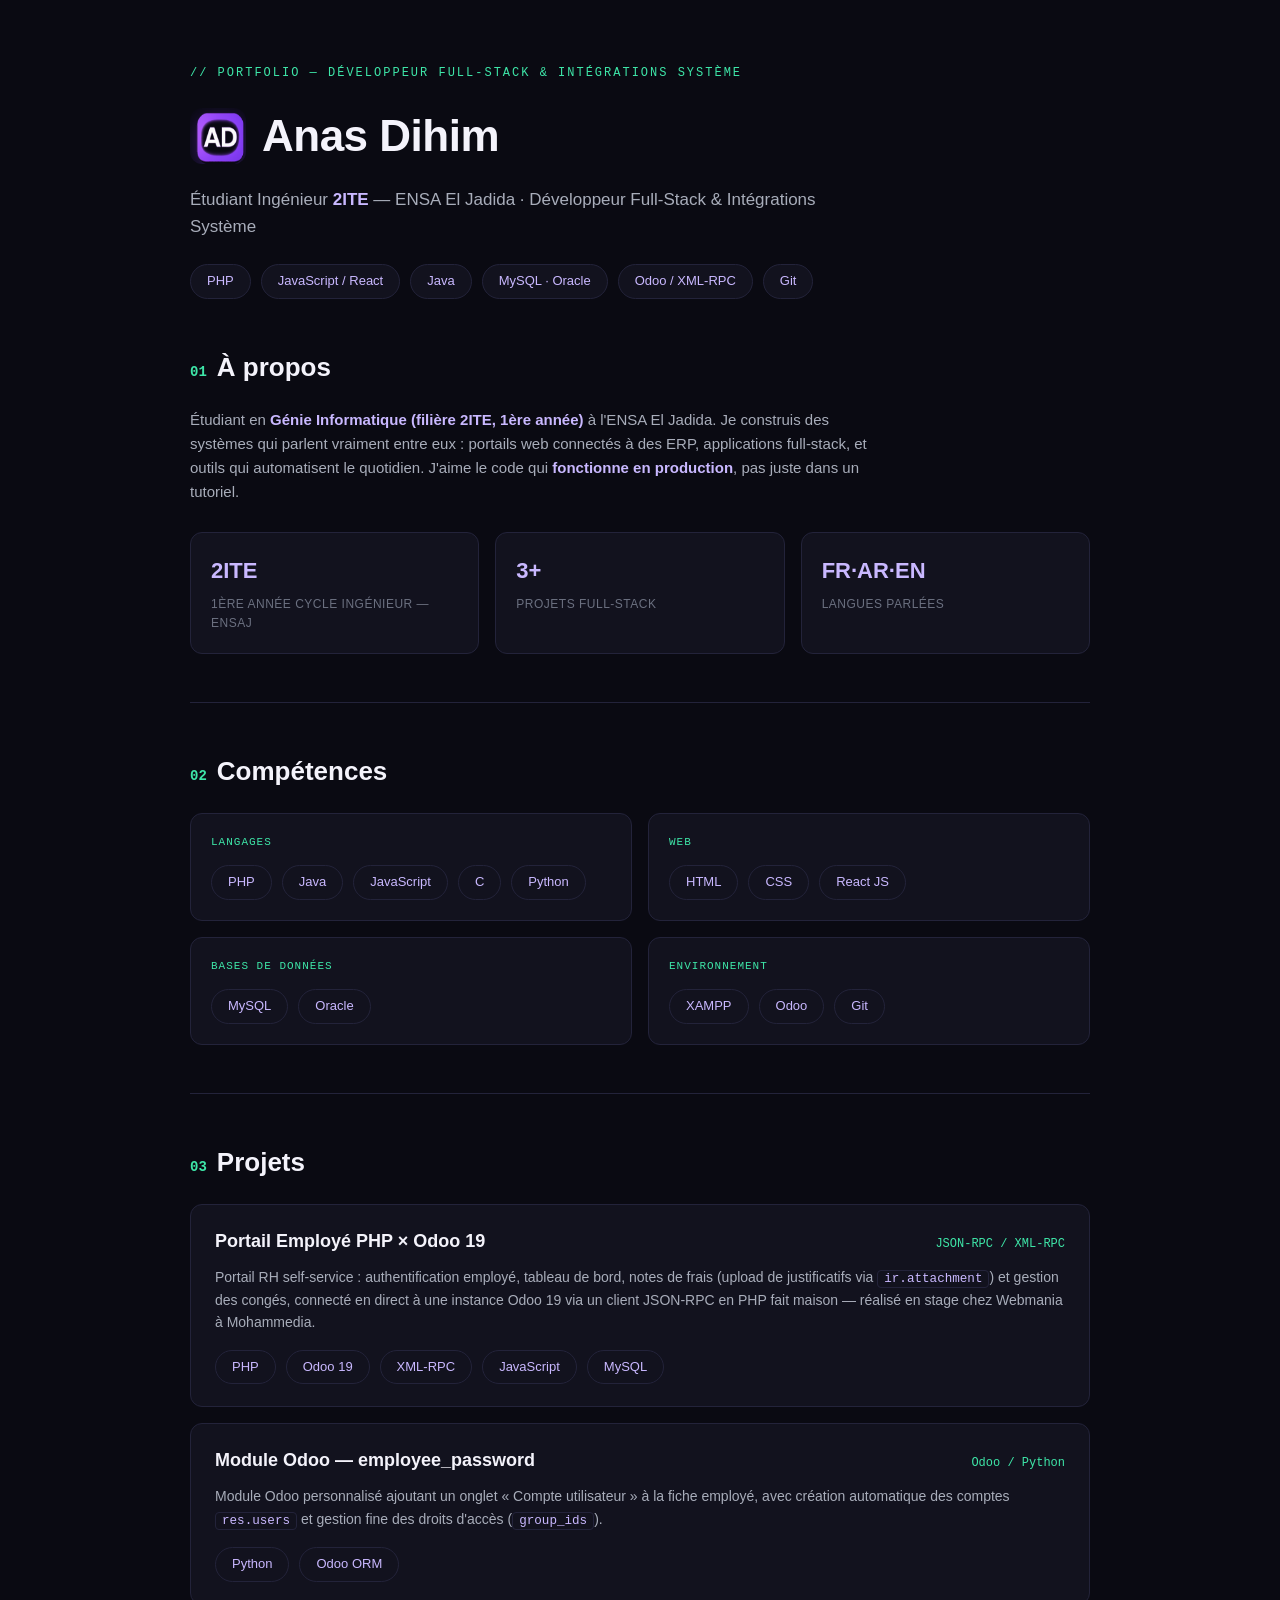
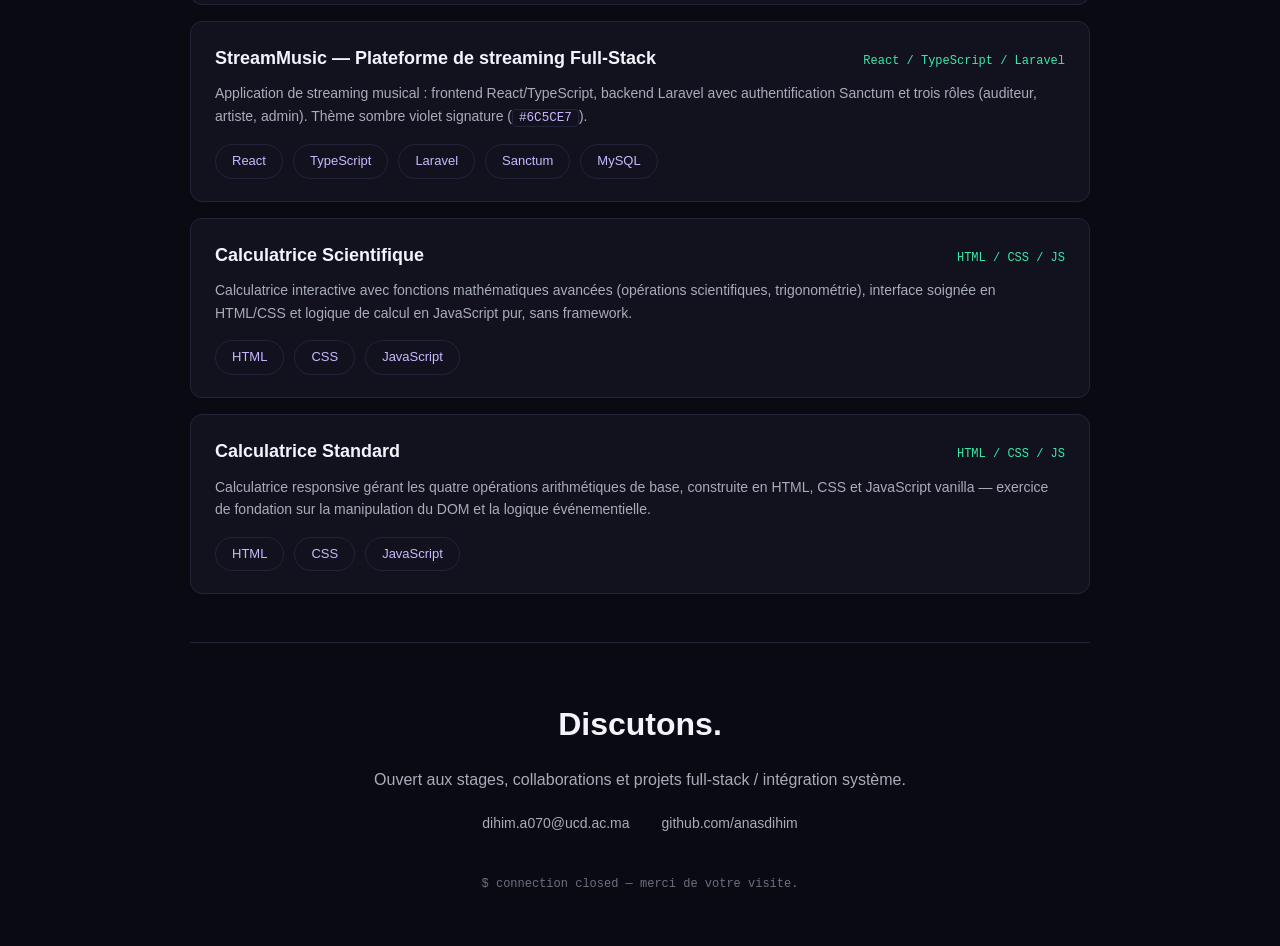
<file: index.html>
<!DOCTYPE html>
<html lang="fr">
<head>
    <meta charset="UTF-8">
    <meta name="viewport" content="width=device-width, initial-scale=1.0">

    <title>Anas Dihim | Full-Stack Developer & Odoo Developer</title>

    <meta name="description" content="Portfolio officiel d'Anas Dihim, étudiant ingénieur à l'ENSA El Jadida. Développement Full-Stack, PHP, Java, React, Odoo, MySQL et intégration ERP.">
    <meta name="keywords" content="Anas Dihim, Portfolio, Développeur, Full Stack, PHP, HTML, CSS, JavaScript, React, Odoo, XML-RPC, MySQL, Oracle, Git, ENSA El Jadida">
    <meta name="author" content="Anas Dihim">
    <meta name="theme-color" content="#6C5CE7">

    <link rel="icon" type="image/png" href="icon.png">
    <link rel="stylesheet" href="portfolio.css">
</head>
<body>

    <header class="hero">
        <p class="eyebrow">// Portfolio — Développeur Full-Stack &amp; Intégrations Système</p>
        <div class="title">
            <img src="AD.png" alt="Logo Anas Dihim" class="logo">
            <h1>Anas Dihim</h1>
        </div>
        <p class="subtitle">Étudiant Ingénieur <b>2ITE</b> — ENSA El Jadida · Développeur Full-Stack &amp; Intégrations Système</p>

        <div class="tags">
            <span class="tag">PHP</span>
            <span class="tag">JavaScript / React</span>
            <span class="tag">Java</span>
            <span class="tag">MySQL · Oracle</span>
            <span class="tag">Odoo / XML-RPC</span>
            <span class="tag">Git</span>
        </div>
    </header>

    <main>
        <section class="block">
            <h2><span class="num">01</span> À propos</h2>
            <p class="lead">
                Étudiant en <b>Génie Informatique (filière 2ITE, 1ère année)</b> à l'ENSA El Jadida.
                Je construis des systèmes qui parlent vraiment entre eux : portails web connectés à des ERP,
                applications full-stack, et outils qui automatisent le quotidien. J'aime le code qui
                <b>fonctionne en production</b>, pas juste dans un tutoriel.
            </p>

            <div class="stats">
                <div class="stat-card">
                    <h3>2ITE</h3>
                    <p>1ère année cycle Ingénieur — ENSAJ</p>
                </div>
                <div class="stat-card">
                    <h3 id="repo-count">3+</h3>
                    <p>Projets full-stack</p>
                </div>
                <div class="stat-card">
                    <h3>FR·AR·EN</h3>
                    <p>Langues parlées</p>
                </div>
            </div>
        </section>

        <hr>

        <section class="block">
            <h2><span class="num">02</span> Compétences</h2>

            <div class="skills-grid">
                <div class="skill-card">
                    <span class="label">Langages</span>
                    <div class="tags">
                        <span class="tag">PHP</span>
                        <span class="tag">Java</span>
                        <span class="tag">JavaScript</span>
                        <span class="tag">C</span>
                        <span class="tag">Python</span>
                    </div>
                </div>

                <div class="skill-card">
                    <span class="label">Web</span>
                    <div class="tags">
                        <span class="tag">HTML</span>
                        <span class="tag">CSS</span>
                        <span class="tag">React JS</span>
                    </div>
                </div>

                <div class="skill-card">
                    <span class="label">Bases de données</span>
                    <div class="tags">
                        <span class="tag">MySQL</span>
                        <span class="tag">Oracle</span>
                    </div>
                </div>

                <div class="skill-card">
                    <span class="label">Environnement</span>
                    <div class="tags">
                        <span class="tag">XAMPP</span>
                        <span class="tag">Odoo</span>
                        <span class="tag">Git</span>
                    </div>
                </div>
            </div>
        </section>

        <hr>

        <section class="block">
            <h2><span class="num">03</span> Projets</h2>

            <div class="projects">
                <article class="project-card">
                    <div class="project-head">
                        <h3>Portail Employé PHP × Odoo 19</h3>
                        <span class="project-tech">JSON-RPC / XML-RPC</span>
                    </div>
                    <p>
                        Portail RH self-service : authentification employé, tableau de bord, notes de frais
                        (upload de justificatifs via <code>ir.attachment</code>) et gestion des congés,
                        connecté en direct à une instance Odoo 19 via un client JSON-RPC en PHP fait maison —
                        réalisé en stage chez Webmania à Mohammedia.
                    </p>
                    <div class="tags">
                        <span class="tag">PHP</span>
                        <span class="tag">Odoo 19</span>
                        <span class="tag">XML-RPC</span>
                        <span class="tag">JavaScript</span>
                        <span class="tag">MySQL</span>
                    </div>
                </article>

                <article class="project-card">
                    <div class="project-head">
                        <h3>Module Odoo — employee_password</h3>
                        <span class="project-tech">Odoo / Python</span>
                    </div>
                    <p>
                        Module Odoo personnalisé ajoutant un onglet « Compte utilisateur » à la fiche employé,
                        avec création automatique des comptes <code>res.users</code> et gestion fine des droits
                        d'accès (<code>group_ids</code>).
                    </p>
                    <div class="tags">
                        <span class="tag">Python</span>
                        <span class="tag">Odoo ORM</span>
                    </div>
                </article>

                <article class="project-card">
                    <div class="project-head">
                        <h3>StreamMusic — Plateforme de streaming Full-Stack</h3>
                        <span class="project-tech">React / TypeScript / Laravel</span>
                    </div>
                    <p>
                        Application de streaming musical : frontend React/TypeScript, backend Laravel avec
                        authentification Sanctum et trois rôles (auditeur, artiste, admin). Thème sombre
                        violet signature (<code>#6C5CE7</code>).
                    </p>
                    <div class="tags">
                        <span class="tag">React</span>
                        <span class="tag">TypeScript</span>
                        <span class="tag">Laravel</span>
                        <span class="tag">Sanctum</span>
                        <span class="tag">MySQL</span>
                    </div>
                </article>

                <article class="project-card">
                    <div class="project-head">
                        <h3>Calculatrice Scientifique</h3>
                        <span class="project-tech">HTML / CSS / JS</span>
                    </div>
                    <p>
                        Calculatrice interactive avec fonctions mathématiques avancées (opérations
                        scientifiques, trigonométrie), interface soignée en HTML/CSS et logique de calcul
                        en JavaScript pur, sans framework.
                    </p>
                    <div class="tags">
                        <span class="tag">HTML</span>
                        <span class="tag">CSS</span>
                        <span class="tag">JavaScript</span>
                    </div>
                </article>

                <article class="project-card">
                    <div class="project-head">
                        <h3>Calculatrice Standard</h3>
                        <span class="project-tech">HTML / CSS / JS</span>
                    </div>
                    <p>
                        Calculatrice responsive gérant les quatre opérations arithmétiques de base,
                        construite en HTML, CSS et JavaScript vanilla — exercice de fondation sur la
                        manipulation du DOM et la logique événementielle.
                    </p>
                    <div class="tags">
                        <span class="tag">HTML</span>
                        <span class="tag">CSS</span>
                        <span class="tag">JavaScript</span>
                    </div>
                </article>
            </div>
        </section>
    </main>

    <hr>

    <footer>
        <h2>Discutons.</h2>
        <p>Ouvert aux stages, collaborations et projets full-stack / intégration système.</p>
        <div class="contact-links">
            <a href="mailto:dihim.a070@ucd.ac.ma" class="a" target="_blank">dihim.a070@ucd.ac.ma</a>
            <a href="https://github.com/anasdihim" class="a" target="_blank">github.com/anasdihim</a>
        </div>
        <p class="foot-note">$ connection closed — merci de votre visite.</p>
    </footer>

    <script>
        // Compte automatiquement le nombre de repos publics GitHub (hors forks)
        // et met à jour la stat-card "Projets full-stack" à chaque chargement de la page.
        (async function updateProjectCount() {
            const GITHUB_USERNAME = "anasdihim";
            const statEl = document.getElementById("repo-count");
            if (!statEl) return;

            try {
                const res = await fetch(
                    `https://api.github.com/users/${GITHUB_USERNAME}/repos?per_page=100`
                );
                if (!res.ok) throw new Error(`GitHub API status ${res.status}`);

                const repos = await res.json();

                // On ne compte que les vrais projets (pas les forks des autres)
                const ownProjectsCount = repos.filter(repo => !repo.fork).length;

                statEl.textContent = `${ownProjectsCount}+`;
            } catch (err) {
                // En cas d'erreur (offline, rate-limit GitHub...) on garde la valeur statique
                console.warn("Impossible de récupérer le nombre de repos GitHub :", err);
            }
        })();
    </script>

</body>
</html>
</file>
<file: portfolio.css>
/* ===== Tokens ===== */
:root{
    --bg:#0a0a12;
    --bg-card:#12121e;
    --border:#23233a;
    --text:#a8adba;
    --text-soft:#6b7080;
    --white:#f4f3fb;
    --purple:#7c5cff;
    --purple-light:#c9b8ff;
    --green:#3ee6a8;

    --font-mono:"SFMono-Regular", Consolas, "Liberation Mono", Menlo, monospace;
    --font-sans:-apple-system, "Segoe UI", Roboto, Arial, sans-serif;
}

*{ box-sizing:border-box; }

body{
    margin:0;
    background:var(--bg);
    color:var(--text);
    font-family:var(--font-sans);
    line-height:1.6;
    padding:64px 24px 40px;
}

main{
    max-width:900px;
    margin:0 auto;
}

hr{
    max-width:900px;
    margin:48px auto;
    border:none;
    border-top:1px solid var(--border);
}

b{ color:var(--purple-light); font-weight:600; }

code{
    font-family:var(--font-mono);
    background:var(--bg-card);
    border:1px solid var(--border);
    border-radius:4px;
    padding:1px 6px;
    color:var(--purple-light);
    font-size:0.9em;
}

/* ===== Hero ===== */
.hero{
    max-width:900px;
    margin:0 auto 48px;
}

.eyebrow{
    font-family:var(--font-mono);
    letter-spacing:2px;
    text-transform:uppercase;
    color:var(--green);
    font-size:12px;
    margin:0 0 18px;
}

.title{
    display:flex;
    flex-direction:row;
    align-items:center;
    gap:16px;
}

.title .logo{
    width:56px;
    height:56px;
    border-radius:12px;
}

.title h1{
    color:var(--white);
    font-size:44px;
    margin:0;
    letter-spacing:-0.5px;
}

.subtitle{
    font-size:17px;
    margin:14px 0 24px;
    max-width:640px;
}

/* ===== Tag pills ===== */
.tags{
    display:flex;
    flex-wrap:wrap;
    gap:10px;
    margin-top:6px;
}

.tag{
    display:inline-block;
    border:1px solid var(--border);
    border-radius:30px;
    padding:6px 16px;
    font-size:13px;
    color:var(--purple-light);
    background:var(--bg-card);
}

/* ===== Section blocks ===== */
.block{
    max-width:900px;
    margin:0 auto;
}

.block h2{
    display:flex;
    align-items:baseline;
    gap:10px;
    color:var(--white);
    font-size:26px;
    margin:0 0 20px;
}

.num{
    font-family:var(--font-mono);
    color:var(--green);
    font-size:14px;
    font-weight:600;
}

.lead{
    font-size:15px;
    max-width:680px;
}

/* ===== Stat cards ===== */
.stats{
    display:grid;
    grid-template-columns:repeat(3, 1fr);
    gap:16px;
    margin-top:28px;
}

.stat-card{
    background:var(--bg-card);
    border:1px solid var(--border);
    border-radius:12px;
    padding:20px;
}

.stat-card h3{
    color:var(--purple-light);
    font-size:22px;
    margin:0 0 6px;
}

.stat-card p{
    margin:0;
    font-size:12px;
    text-transform:uppercase;
    letter-spacing:0.5px;
    color:var(--text-soft);
}

/* ===== Skills ===== */
.skills-grid{
    display:grid;
    grid-template-columns:repeat(2, 1fr);
    gap:16px;
}

.skill-card{
    background:var(--bg-card);
    border:1px solid var(--border);
    border-radius:12px;
    padding:20px;
}

.skill-card .label{
    display:block;
    font-family:var(--font-mono);
    color:var(--green);
    font-size:11px;
    letter-spacing:1px;
    text-transform:uppercase;
    margin-bottom:14px;
}

/* ===== Projects ===== */
.projects{
    display:flex;
    flex-direction:column;
    gap:16px;
}

.project-card{
    background:var(--bg-card);
    border:1px solid var(--border);
    border-radius:12px;
    padding:22px 24px;
}

.project-head{
    display:flex;
    flex-wrap:wrap;
    align-items:baseline;
    justify-content:space-between;
    gap:8px;
    margin-bottom:10px;
}

.project-head h3{
    margin:0;
    color:var(--white);
    font-size:18px;
}

.project-tech{
    font-family:var(--font-mono);
    font-size:12px;
    color:var(--green);
    white-space:nowrap;
}

.project-card p{
    font-size:14px;
    margin:0 0 16px;
}

/* ===== Footer ===== */
footer{
    max-width:900px;
    margin:0 auto;
    text-align:center;
    padding-top:8px;
}

footer h2{
    color:var(--white);
    font-size:32px;
    margin:0 0 8px;
}

.contact-links{
    display:flex;
    justify-content:center;
    gap:32px;
    margin-top:20px;
    flex-wrap:wrap;
}

.a{
    text-decoration:none;
    color:var(--text);
    font-size:14px;
    transition:color 0.15s ease;
}

.a:hover{
    color:var(--purple-light);
    cursor:pointer;
}

.a:visited{
    color:var(--text);
}

.foot-note{
    font-family:var(--font-mono);
    color:var(--text-soft);
    font-size:12px;
    margin-top:40px;
}

/* ===== Responsive ===== */
@media (max-width:640px){
    .title h1{ font-size:32px; }
    .stats{ grid-template-columns:1fr; }
    .skills-grid{ grid-template-columns:1fr; }
    .project-head{ flex-direction:column; align-items:flex-start; }
}
</file>
